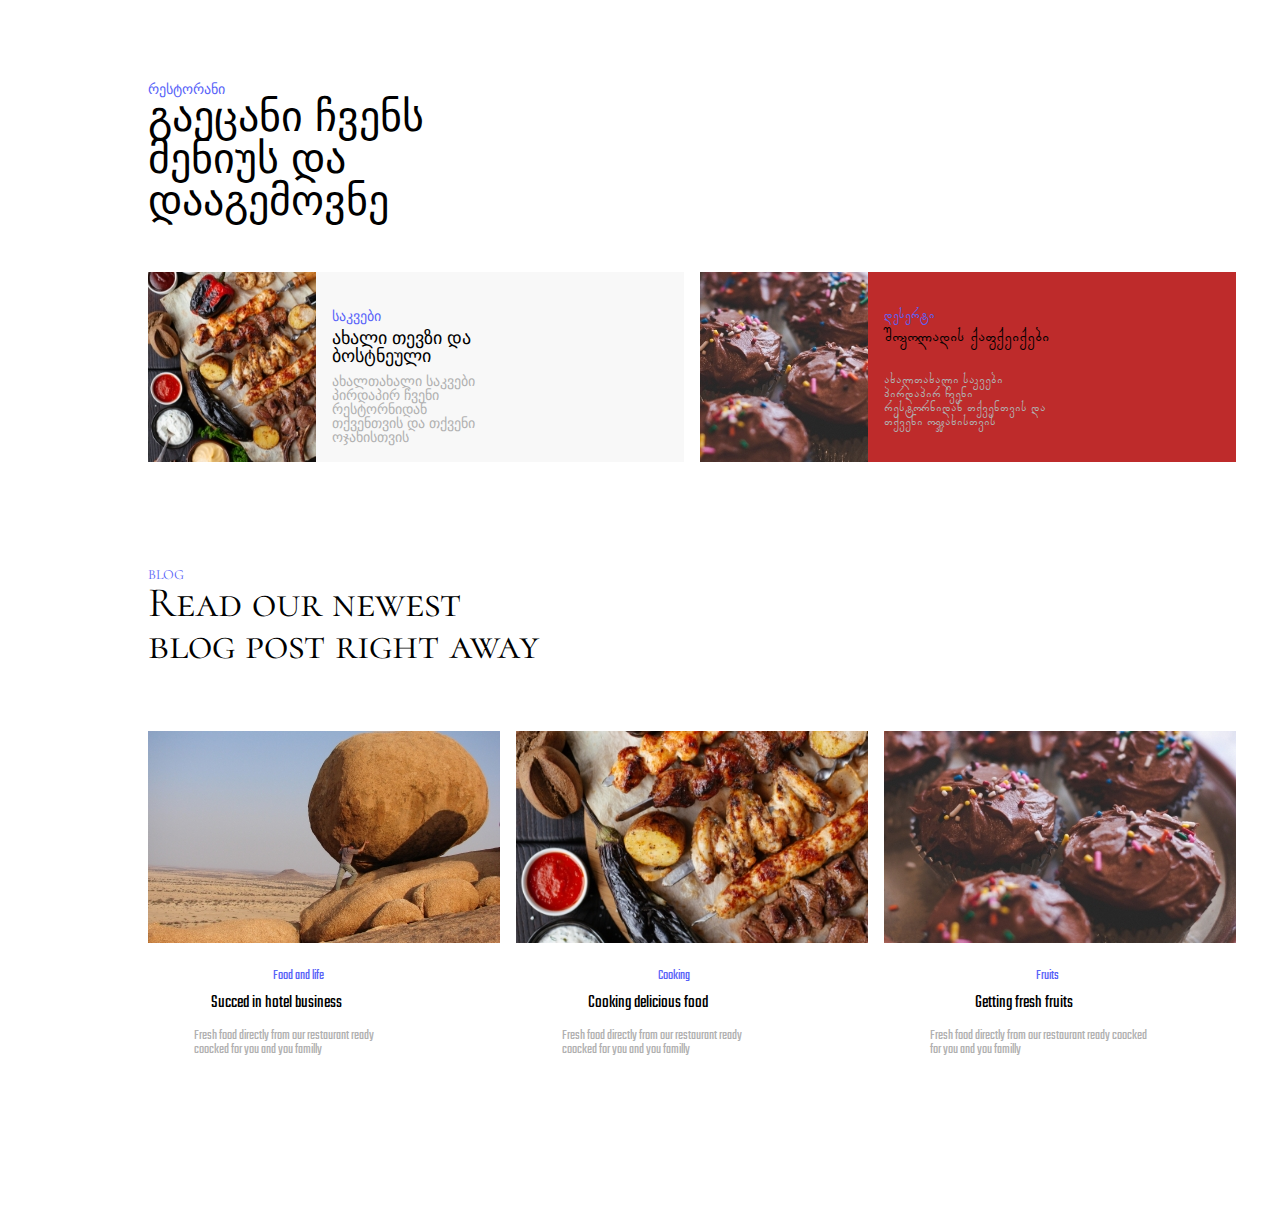
<file: index.html>
<!DOCTYPE html>
<html>
<head>
	<meta charset="utf-8">
	<title>Home Page</title>
	<link rel="preconnect" href="https://fonts.googleapis.com">
    <link rel="preconnect" href="https://fonts.gstatic.com" crossorigin>
    <link href="https://fonts.googleapis.com/css2?family=Cormorant+SC&display=swap" rel="stylesheet">
	<link rel="stylesheet" href="https://cdn.web-fonts.ge/fonts/alk-tall-nusxuri/css/alk-tall-nusxuri.min.css">
	<link rel="stylesheet" type="text/css" href="css/reset.css">
	<link rel="stylesheet" type="text/css" href="css/fonts.css">
	<link rel="stylesheet" type="text/css" href="css/style.css">
</head>
<body>
	<section  class="sec1">
		<div class="maindiv">
			<h4 class="mini">რესტორანი</h4>
			<p class="main">გაეცანი ჩვენს მენიუს და დააგემოვნე</p>
			<div class="block1">
				<img src="images/food1.jpg" alt="food-img"><!-- 
                 --><div class="left-box">
						<h3 class="txt1">საკვები</h3>
						<h3 class="txt2">ახალი თევზი და ბოსტნეული</h3>
						<p class="txt3">ახალთახალი საკვები პირდაპირ ჩვენი რესტორნიდან თქვენთვის და თქვენი ოჯახისთვის</p>
				    </div>
			</div><!-- 

			 --><div class="block2">
				<img src="images/chocolate.jpg" alt="choco-img"><!-- 

				 --><div class="box2">
						<h3 class="txt1">დესერტი</h3>
						<h3 class="txt2">შოკოლადის ქაფქეიქები</h3>
						<p class="txt3">ახალთახალი საკვები პირდაპირ ჩვენი რესტორნიდან თქვენთვის და თქვენი ოჯახისთვის</p>
				    </div>
					
		    </div>
			
		</div>
	</section>
	  <section>
          <div class="maindiv2">
			<h4 class="mini mini2">BLOG</h4>
			<p class="main main2">Read our newest blog post right away</p>
			<div class="lowerblock1">
			 <img src="images/rock.jpg" alt="rock-img"><!-- 
			--><div class="txtstyle">
					<h3 class="txt4">Food and life</h3>
					<h3 class="txt5">Succed in hotel business</h3>
					<p class="txt6">Fresh food directly from our restaurant ready coocked for you and you familly</p>
				</div>
				</div><!-- 
				--><div class="middleblock "><!-- 
			  --><img src="images/cooking.jpg" alt="cook-img"><!-- 
			      --><div class="txtstyle">
					 	<h3 class="mtext">Cooking</h3>
					 	<h3 class="mtext2">Cooking delicious food</h3>
					 	<p class="mtext3">Fresh food directly from our restaurant ready coocked for you and you familly</p>
				  </div>

					
				</div><!-- 
            --><div class="rightblock">
            	<img src="images/choco.jpg" alt="chc-img">
            	 <div class="txtstyle">
            	 	<h3 class="rtext">Fruits</h3>
            	 	<h3 class="rtext1">Getting fresh fruits</h3>
            	 	<p class="rtext2">Fresh food directly from our restaurant ready coocked for you and you familly</p>
            	 </div>

           	
           </div>

			</div>	  	
	  </section>

</body>
</html>
</file>
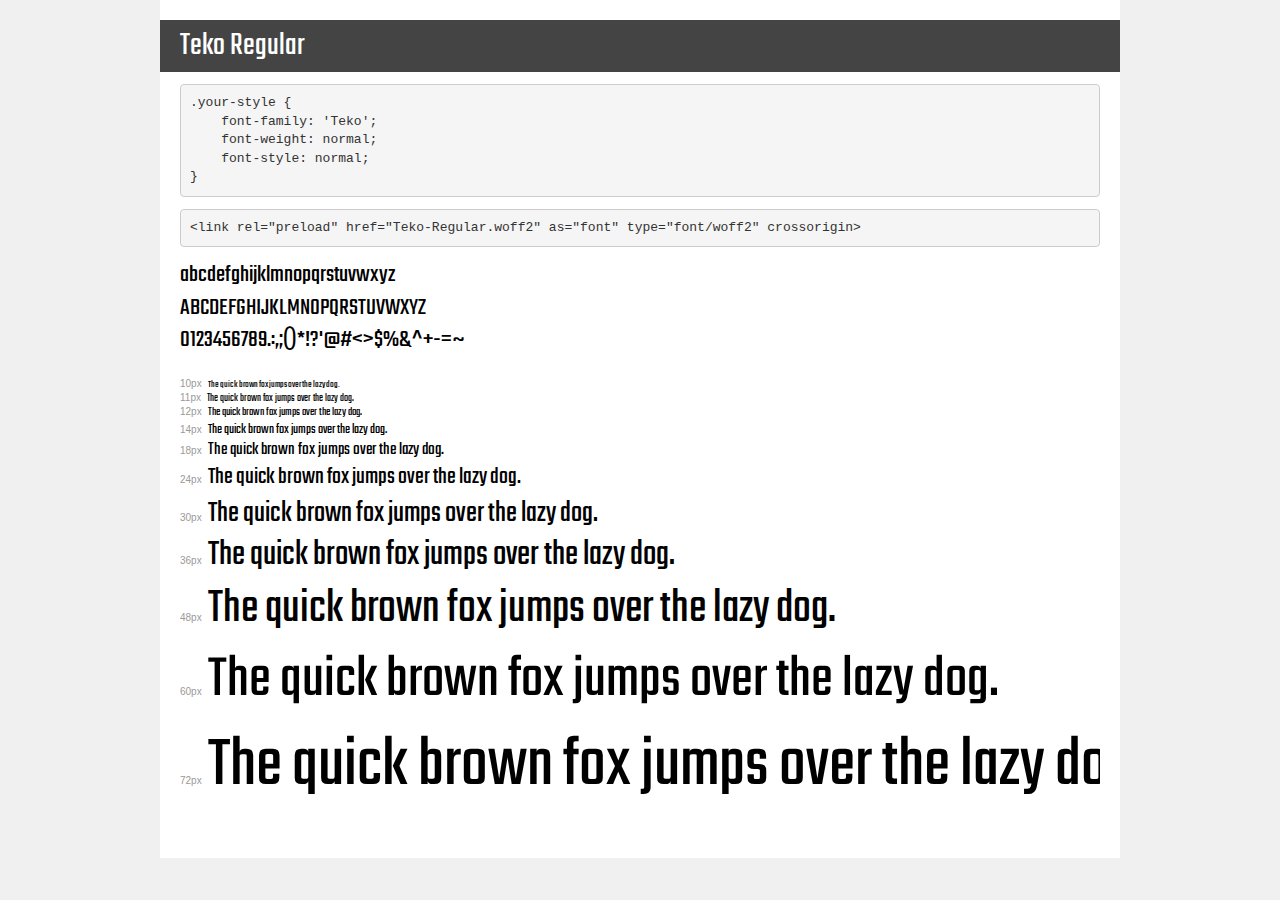
<file: fonts/Teko/demo.html>
<!DOCTYPE html>
<html lang="en">
<head>
    <meta charset="utf-8">
    <meta http-equiv="X-UA-Compatible" content="IE=edge">
    <meta name="viewport" content="width=device-width, initial-scale=1">
    <meta name="robots" content="noindex, noarchive">
    <meta name="format-detection" content="telephone=no">
    <title>Transfonter demo</title>
    <link href="stylesheet.css" rel="stylesheet">
    <style>
        /*
        http://meyerweb.com/eric/tools/css/reset/
        v2.0 | 20110126
        License: none (public domain)
        */
        html, body, div, span, applet, object, iframe,
        h1, h2, h3, h4, h5, h6, p, blockquote, pre,
        a, abbr, acronym, address, big, cite, code,
        del, dfn, em, img, ins, kbd, q, s, samp,
        small, strike, strong, sub, sup, tt, var,
        b, u, i, center,
        dl, dt, dd, ol, ul, li,
        fieldset, form, label, legend,
        table, caption, tbody, tfoot, thead, tr, th, td,
        article, aside, canvas, details, embed,
        figure, figcaption, footer, header, hgroup,
        menu, nav, output, ruby, section, summary,
        time, mark, audio, video {
            margin: 0;
            padding: 0;
            border: 0;
            font-size: 100%;
            font: inherit;
            vertical-align: baseline;
        }
        /* HTML5 display-role reset for older browsers */
        article, aside, details, figcaption, figure,
        footer, header, hgroup, menu, nav, section {
            display: block;
        }
        body {
            line-height: 1;
        }
        ol, ul {
            list-style: none;
        }
        blockquote, q {
            quotes: none;
        }
        blockquote:before, blockquote:after,
        q:before, q:after {
            content: '';
            content: none;
        }
        table {
            border-collapse: collapse;
            border-spacing: 0;
        }
        /* demo styles */
        body {
            background: #f0f0f0;
            color: #000;
        }
        .page {
            background: #fff;
            width: 920px;
            margin: 0 auto;
            padding: 20px 20px 0 20px;
            overflow: hidden;
        }
        .font-container {
            overflow-x: auto;
            overflow-y: hidden;
            margin-bottom: 40px;
            line-height: 1.3;
            white-space: nowrap;
            padding-bottom: 5px;
        }
        h1 {
            position: relative;
            background: #444;
            font-size: 32px;
            color: #fff;
            padding: 10px 20px;
            margin: 0 -20px 12px -20px;
        }
        .letters {
            font-size: 25px;
            margin-bottom: 20px;
        }
        .s10:before {
            content: '10px';
        }
        .s11:before {
            content: '11px';
        }
        .s12:before {
            content: '12px';
        }
        .s14:before {
            content: '14px';
        }
        .s18:before {
            content: '18px';
        }
        .s24:before {
            content: '24px';
        }
        .s30:before {
            content: '30px';
        }
        .s36:before {
            content: '36px';
        }
        .s48:before {
            content: '48px';
        }
        .s60:before {
            content: '60px';
        }
        .s72:before {
            content: '72px';
        }
        .s10:before, .s11:before, .s12:before, .s14:before,
        .s18:before, .s24:before, .s30:before, .s36:before,
        .s48:before, .s60:before, .s72:before {
            font-family: Arial, sans-serif;
            font-size: 10px;
            font-weight: normal;
            font-style: normal;
            color: #999;
            padding-right: 6px;
        }
        pre {
            display: block;
            padding: 9px;
            margin: 0 0 12px;
            font-family: Monaco, Menlo, Consolas, "Courier New", monospace;
            font-size: 13px;
            line-height: 1.428571429;
            color: #333;
            font-weight: normal;
            font-style: normal;
            background-color: #f5f5f5;
            border: 1px solid #ccc;
            overflow-x: auto;
            border-radius: 4px;
        }
        /* responsive */
        @media (max-width: 959px) {
            .page {
                width: auto;
                margin: 0;
            }
        }
    </style>
</head>
<body>
<div class="page">
    <div class="demo">
        <h1 style="font-family: 'Teko'; font-weight: normal; font-style: normal;">Teko Regular</h1>
        <pre title="Usage">.your-style {
    font-family: 'Teko';
    font-weight: normal;
    font-style: normal;
}</pre>
        <pre title="Preload (optional)">
&lt;link rel=&quot;preload&quot; href=&quot;Teko-Regular.woff2&quot; as=&quot;font&quot; type=&quot;font/woff2&quot; crossorigin&gt;</pre>
        <div class="font-container" style="font-family: 'Teko'; font-weight: normal; font-style: normal;">
            <p class="letters">
                abcdefghijklmnopqrstuvwxyz<br>
ABCDEFGHIJKLMNOPQRSTUVWXYZ<br>
                0123456789.:,;()*!?'@#&lt;&gt;$%&^+-=~
            </p>
            <p class="s10" style="font-size: 10px;">The quick brown fox jumps over the lazy dog.</p>
            <p class="s11" style="font-size: 11px;">The quick brown fox jumps over the lazy dog.</p>
            <p class="s12" style="font-size: 12px;">The quick brown fox jumps over the lazy dog.</p>
            <p class="s14" style="font-size: 14px;">The quick brown fox jumps over the lazy dog.</p>
            <p class="s18" style="font-size: 18px;">The quick brown fox jumps over the lazy dog.</p>
            <p class="s24" style="font-size: 24px;">The quick brown fox jumps over the lazy dog.</p>
            <p class="s30" style="font-size: 30px;">The quick brown fox jumps over the lazy dog.</p>
            <p class="s36" style="font-size: 36px;">The quick brown fox jumps over the lazy dog.</p>
            <p class="s48" style="font-size: 48px;">The quick brown fox jumps over the lazy dog.</p>
            <p class="s60" style="font-size: 60px;">The quick brown fox jumps over the lazy dog.</p>
            <p class="s72" style="font-size: 72px;">The quick brown fox jumps over the lazy dog.</p>
        </div>
    </div>

</div>
</body>
</html>
</file>
<file: css/fonts.css>
@font-face {
    font-family: 'BPG Mikheil Stefane';
    src: url('../fonts/mikheil/bpg-mikheil-stefane-webfont.eot'); /* IE9 Compat Modes */
    src: url('../fonts/mikheil/bpg-mikheil-stefane-webfont.eot?#iefix') format('embedded-opentype'), /* IE6-IE8 */
         url('../fonts/mikheil/bpg-mikheil-stefane-webfont.woff2') format('woff2'), /* Super Modern Browsers */
         url('../fonts/mikheil/bpg-mikheil-stefane-webfont.woff') format('woff'), /* Pretty Modern Browsers */
         url('../fonts/mikheil/bpg-mikheil-stefane-webfont.ttf') format('truetype'), /* Safari, Android, iOS */
         url('../fonts/mikheil/bpg-mikheil-stefane-webfont.svg#bpg_mikheil_stefaneregular') format('svg'); /* Legacy iOS */
}
@font-face {
    font-family: 'Teko';
    src: url('../fonts/Teko/Teko-Regular.eot');
    src: url('../fonts/Teko/Teko-Regular.eot?#iefix') format('embedded-opentype'),
        url('../fonts/Teko/Teko-Regular.woff2') format('woff2'),
        url('../fonts/Teko/Teko-Regular.woff') format('woff'),
        url('../fonts/Teko/Teko-Regular.svg#Teko-Regular') format('svg');
    font-weight: normal;
    font-style: normal;
    font-display: swap;
}
</file>
<file: css/style.css>
.maindiv {
	width: 1100px;	
	height: 376px;
	margin: 82px 115px 110px 148px;
}
.sec1 {
	margin: 0 auto;
}
.mini {
	color: #5863F8;
	font-size: 14px;
	margin-top: 82px;
	font-family: "ALK Tall Nusxuri", sans-serif;
}
.main {
	color: #000000;
	font-size: 42px;
	margin-right: 705px ;
	font-family: "ALK Tall Nusxuri", sans-serif;

}
.left-box {
	display: inline-block;
	vertical-align: top;
	font-family: "ALK Tall Nusxuri", sans-serif;
}
.block1 {
	width: 536px;
	height: 190px;
	background: #F8F8F8;
	margin-top: 50px;
	display: inline-block;
	vertical-align: top;
}
.txt1 {
	width: 40px;
	height: 20px;
	font-size:14px ;
	color:#5863F8 ;
	margin: 37px 312px 0px 16px;

}
.txt2 {
    width: 192px ;
    height: 25px ;
    font-size: 18px;
    color: #000000;
    margin: 0px 159px 10px 16px;
}
.txt3 {
	width: 260px ;
    height: 60px ;
    margin: 10px 92px 36px 16px;
    font-size: 14px;
    color: #B1B1B1;
    padding-right: 92px;
    display: inline-block;
}
.block2 {
	width: 536px;
	height: 190px;
	background: #BE2B2B;
	margin-left: 16px;
	margin-top: 50px;
	margin-bottom:20px;
	display: inline-block;
	vertical-align: top;
}

.box2 {
	display: inline-block;
	vertical-align: top;
    font-family: 'BPG Mikheil Stefane';
}
.lowerblock1 {
	margin-top: 65px;
	background: #F8F8F8;
	width: 352px;
	height: 148px;
	display: inline-block;
	vertical-align: top;
}
.mini2 {
	margin-top: 102px;
	font-family: 'Cormorant SC', serif;
}
.main2 {
	font-family: 'Cormorant SC', serif;
}

.txt4 {
   	width: 102px;
	height: 20px;
	font-size:14px ;
	color:#5863F8 ;
	margin: 23px auto 5px;
}
.txt5 {
    width: 226px ;
    height: 25px ;
    font-size: 18px;
    color: #000000;
    margin: auto;
}
.txt6 {
   	width: 260px ;
    height: 42px ;
    font-size: 14px;
    color: #B1B1B1;
    margin: 10px auto 23px;
    padding-right: 46px;
    padding-bottom: 23px;
}
.middleblock {
	margin-top: 65px;
	margin-left: 16px;
	background: #F8F8F8;
	width: 352px;
	height: 148px;
    display: inline-block;
    vertical-align: top;

}
.maindiv2 {
	width: 1100px;	
	height: 537px;
	margin: 82px 115px 110px 148px;
}
.mtext {
    width: 68px;
    height: 20px;
    color: #5863F8;
    margin: 23px auto 5px;
    font-size: 14px;
}
.mtext2 {
    width: 208px;
    height: 25px;
    color: #000000;
    margin: 0 auto ;
    font-size: 18px;
}
.mtext3 {
    width: 260px;
    height: 42px;
    color: #B1B1B1;
    margin: 10px auto 23px;
    font-size: 14px;
    padding-right: 46px;
    padding-bottom: 23px;
}
.rightblock {
    margin-top: 65px;
    margin-left: 16px;
	background: #F8F8F8;
	width: 352px;
	height: 148px;
    display: inline-block;
    vertical-align: top;
}
.rtext {
    width: 48px;
    height: 20px;
    color: #5863F8;
    margin: 23px auto 5px;
    font-size: 14px;
}
.rtext1 {
    width: 170px;
    height: 25px;
    color: #000000;
    margin: 0 auto ;
    font-size: 18px;
}
.rtext2 {
    width: 260px;
    height: 42px;
    color: #B1B1B1;
    margin: 10px auto 23px;
    font-size: 14px;
    padding-right: 43px;
    padding-bottom: 23px;
}
.txtstyle {
	 font-family: 'Teko';
}
</file>
<file: fonts/Teko/stylesheet.css>
@font-face {
    font-family: 'Teko';
    src: url('Teko-Regular.eot');
    src: url('Teko-Regular.eot?#iefix') format('embedded-opentype'),
        url('Teko-Regular.woff2') format('woff2'),
        url('Teko-Regular.woff') format('woff'),
        url('Teko-Regular.svg#Teko-Regular') format('svg');
    font-weight: normal;
    font-style: normal;
    font-display: swap;
}
</file>
